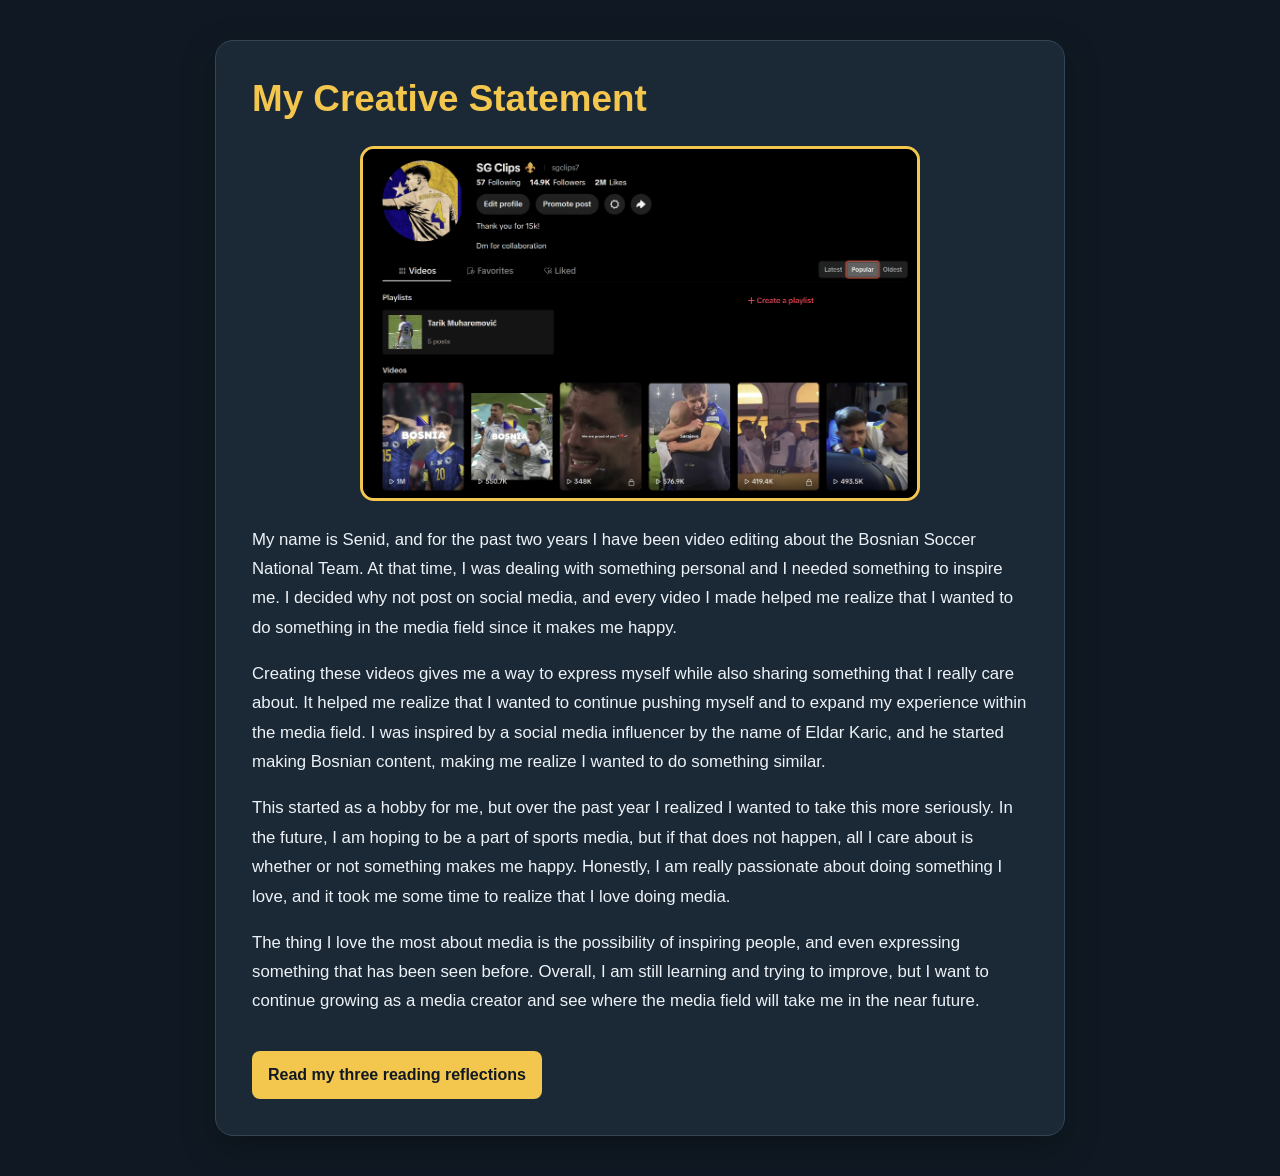
<file: index.html>
<!DOCTYPE html>
<html lang="en">
<head>
  <meta charset="UTF-8">
  <meta name="viewport" content="width=device-width, initial-scale=1.0">
  <title>Senid | My Creative Statement</title>
  <link rel="stylesheet" href="style.css">
</head>
<body>
  <main>
    <h1>My Creative Statement</h1>

   <img src="./senid-soccer-profile.png" alt="Senid's soccer media profile image">

    <p>My name is Senid, and for the past two years I have been video editing about the Bosnian Soccer National Team. At that time, I was dealing with something personal and I needed something to inspire me. I decided why not post on social media, and every video I made helped me realize that I wanted to do something in the media field since it makes me happy.</p>

    <p>Creating these videos gives me a way to express myself while also sharing something that I really care about. It helped me realize that I wanted to continue pushing myself and to expand my experience within the media field. I was inspired by a social media influencer by the name of Eldar Karic, and he started making Bosnian content, making me realize I wanted to do something similar.</p>

    <p>This started as a hobby for me, but over the past year I realized I wanted to take this more seriously. In the future, I am hoping to be a part of sports media, but if that does not happen, all I care about is whether or not something makes me happy. Honestly, I am really passionate about doing something I love, and it took me some time to realize that I love doing media.</p>

    <p>The thing I love the most about media is the possibility of inspiring people, and even expressing something that has been seen before. Overall, I am still learning and trying to improve, but I want to continue growing as a media creator and see where the media field will take me in the near future.</p>

    <a href="reading.html">Read my three reading reflections</a>
  </main>
</body>
</html>
</file>
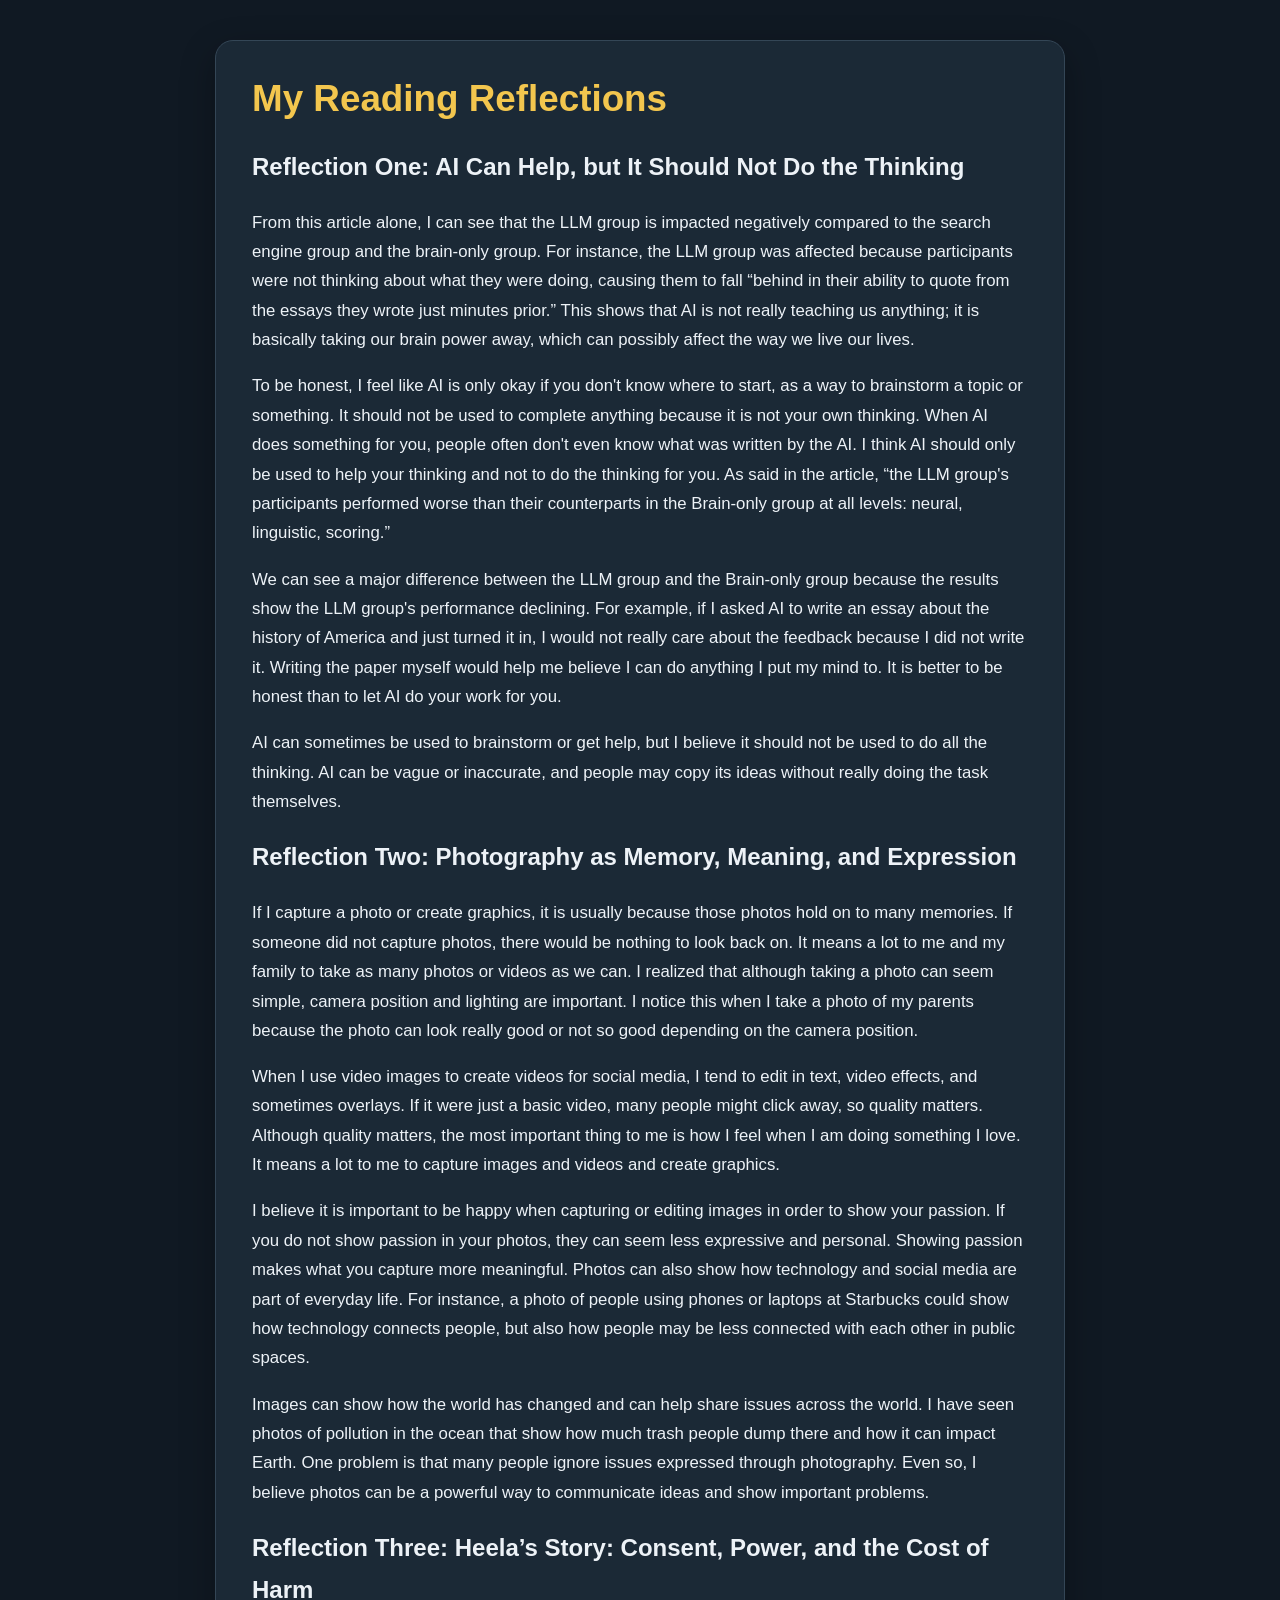
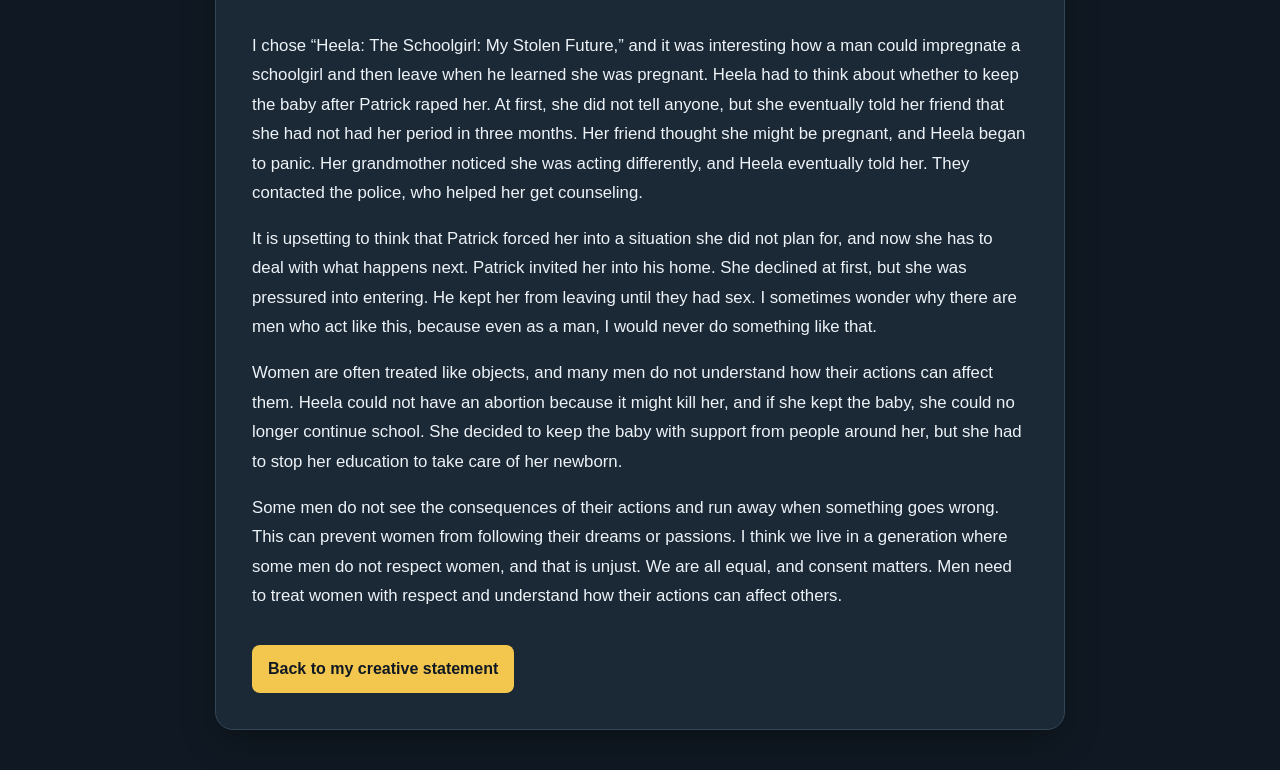
<file: reading.html>
<!DOCTYPE html>
<html lang="en">
<head>
  <meta charset="UTF-8">
  <meta name="viewport" content="width=device-width, initial-scale=1.0">
  <title>Senid | Reading Reflections</title>
  <link rel="stylesheet" href="style.css">
</head>
<body>
  <main>
    <h1>My Reading Reflections</h1>

    <h2>Reflection One: AI Can Help, but It Should Not Do the Thinking</h2>
    <p>From this article alone, I can see that the LLM group is impacted negatively compared to the search engine group and the brain-only group. For instance, the LLM group was affected because participants were not thinking about what they were doing, causing them to fall “behind in their ability to quote from the essays they wrote just minutes prior.” This shows that AI is not really teaching us anything; it is basically taking our brain power away, which can possibly affect the way we live our lives.</p>

    <p>To be honest, I feel like AI is only okay if you don't know where to start, as a way to brainstorm a topic or something. It should not be used to complete anything because it is not your own thinking. When AI does something for you, people often don't even know what was written by the AI. I think AI should only be used to help your thinking and not to do the thinking for you. As said in the article, “the LLM group's participants performed worse than their counterparts in the Brain-only group at all levels: neural, linguistic, scoring.”</p>

    <p>We can see a major difference between the LLM group and the Brain-only group because the results show the LLM group's performance declining. For example, if I asked AI to write an essay about the history of America and just turned it in, I would not really care about the feedback because I did not write it. Writing the paper myself would help me believe I can do anything I put my mind to. It is better to be honest than to let AI do your work for you.</p>

    <p>AI can sometimes be used to brainstorm or get help, but I believe it should not be used to do all the thinking. AI can be vague or inaccurate, and people may copy its ideas without really doing the task themselves.</p>

    <h2>Reflection Two: Photography as Memory, Meaning, and Expression</h2>
    <p>If I capture a photo or create graphics, it is usually because those photos hold on to many memories. If someone did not capture photos, there would be nothing to look back on. It means a lot to me and my family to take as many photos or videos as we can. I realized that although taking a photo can seem simple, camera position and lighting are important. I notice this when I take a photo of my parents because the photo can look really good or not so good depending on the camera position.</p>

    <p>When I use video images to create videos for social media, I tend to edit in text, video effects, and sometimes overlays. If it were just a basic video, many people might click away, so quality matters. Although quality matters, the most important thing to me is how I feel when I am doing something I love. It means a lot to me to capture images and videos and create graphics.</p>

    <p>I believe it is important to be happy when capturing or editing images in order to show your passion. If you do not show passion in your photos, they can seem less expressive and personal. Showing passion makes what you capture more meaningful. Photos can also show how technology and social media are part of everyday life. For instance, a photo of people using phones or laptops at Starbucks could show how technology connects people, but also how people may be less connected with each other in public spaces.</p>

    <p>Images can show how the world has changed and can help share issues across the world. I have seen photos of pollution in the ocean that show how much trash people dump there and how it can impact Earth. One problem is that many people ignore issues expressed through photography. Even so, I believe photos can be a powerful way to communicate ideas and show important problems.</p>

    <h2>Reflection Three: Heela’s Story: Consent, Power, and the Cost of Harm</h2>
    <p>I chose “Heela: The Schoolgirl: My Stolen Future,” and it was interesting how a man could impregnate a schoolgirl and then leave when he learned she was pregnant. Heela had to think about whether to keep the baby after Patrick raped her. At first, she did not tell anyone, but she eventually told her friend that she had not had her period in three months. Her friend thought she might be pregnant, and Heela began to panic. Her grandmother noticed she was acting differently, and Heela eventually told her. They contacted the police, who helped her get counseling.</p>

    <p>It is upsetting to think that Patrick forced her into a situation she did not plan for, and now she has to deal with what happens next. Patrick invited her into his home. She declined at first, but she was pressured into entering. He kept her from leaving until they had sex. I sometimes wonder why there are men who act like this, because even as a man, I would never do something like that.</p>

    <p>Women are often treated like objects, and many men do not understand how their actions can affect them. Heela could not have an abortion because it might kill her, and if she kept the baby, she could no longer continue school. She decided to keep the baby with support from people around her, but she had to stop her education to take care of her newborn.</p>

    <p>Some men do not see the consequences of their actions and run away when something goes wrong. This can prevent women from following their dreams or passions. I think we live in a generation where some men do not respect women, and that is unjust. We are all equal, and consent matters. Men need to treat women with respect and understand how their actions can affect others.</p>

    <a href="index.html">Back to my creative statement</a>
  </main>
</body>
</html>
</file>
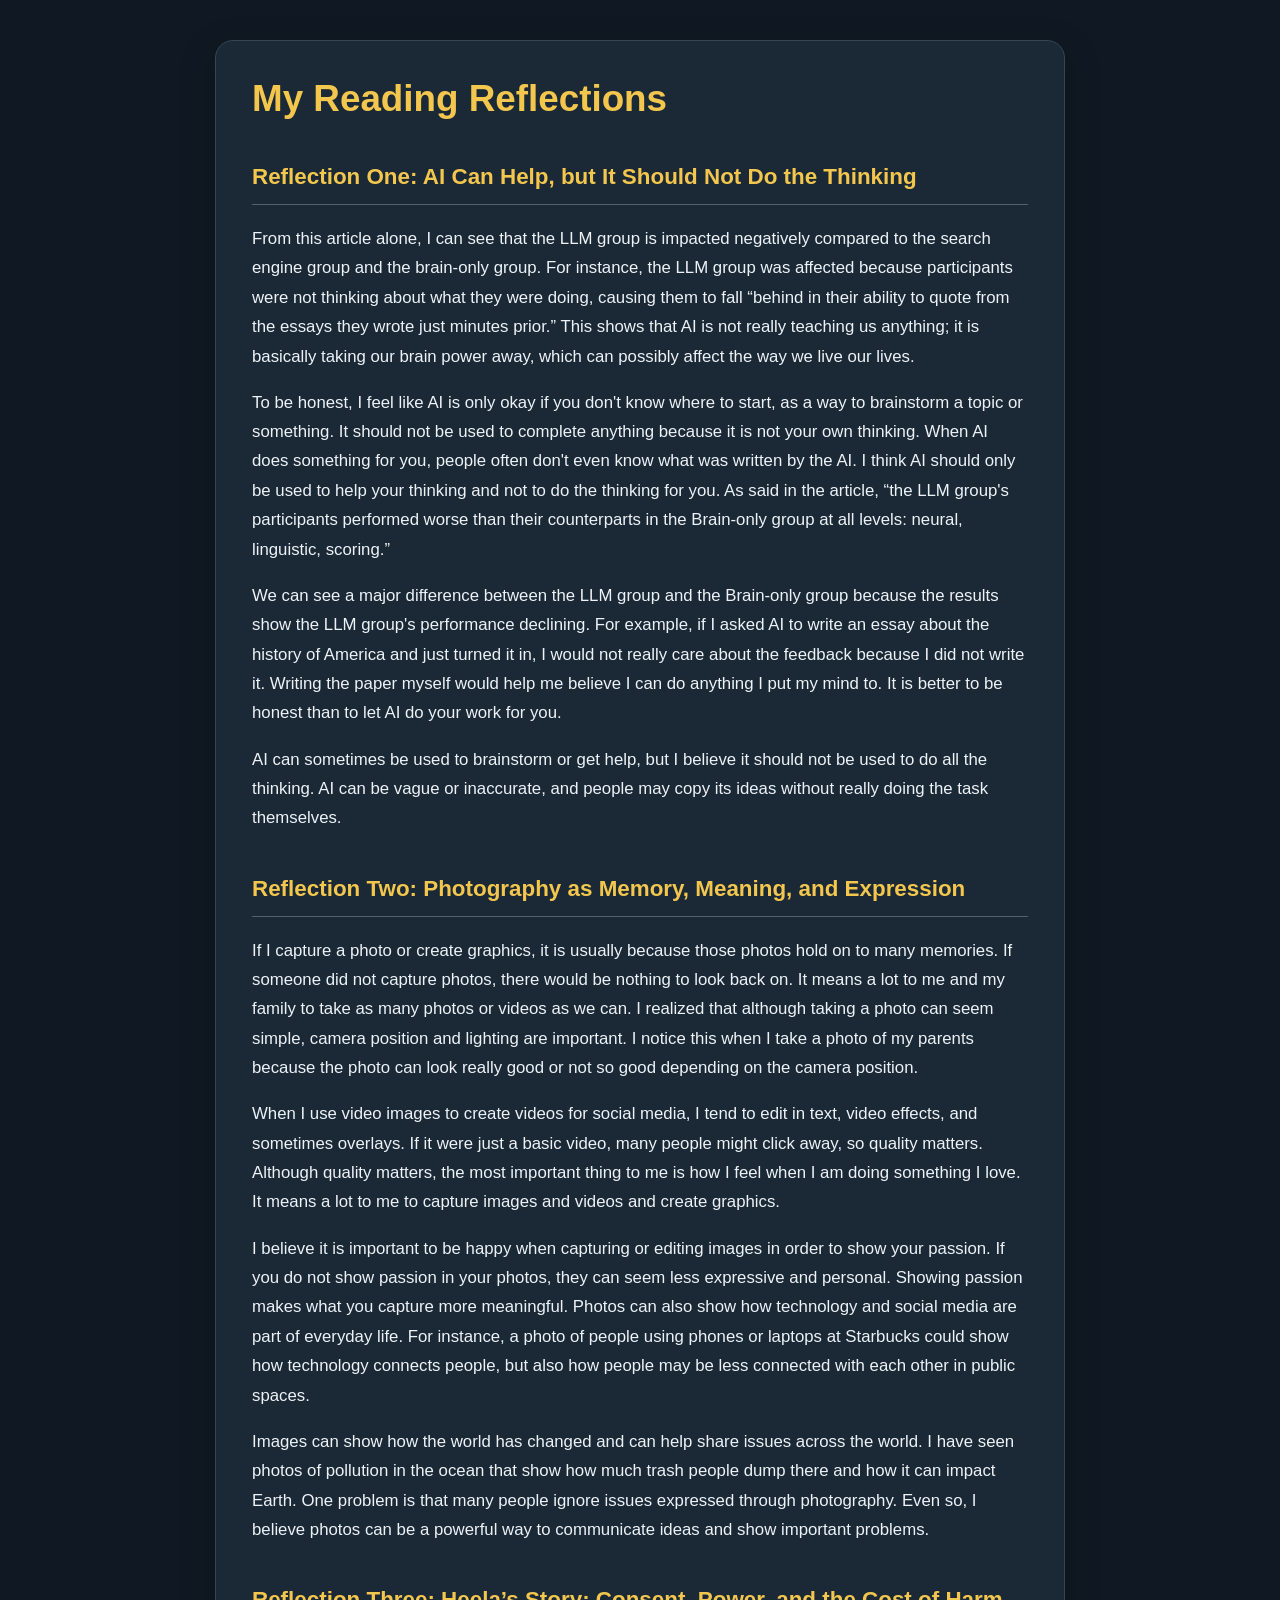
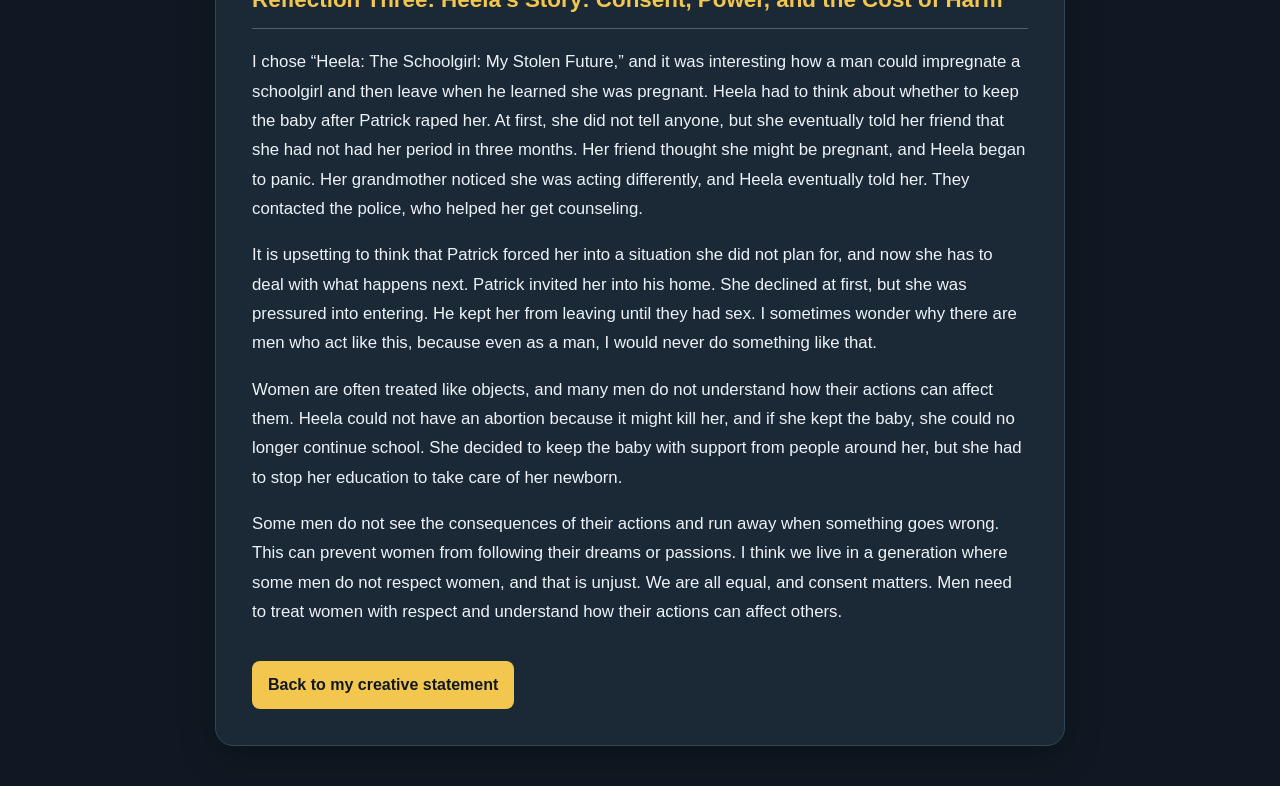
<file: senidwebsite/reading.html>
<!DOCTYPE html>
<html lang="en">
<head>
  <meta charset="UTF-8">
  <meta name="viewport" content="width=device-width, initial-scale=1.0">
  <title>Senid | Reading Reflections</title>
  <style>
    * { box-sizing: border-box; }

    body {
      margin: 0;
      padding: 40px 18px;
      background: #101923;
      color: #edf2f7;
      font-family: Arial, sans-serif;
      line-height: 1.75;
    }

    main {
      max-width: 850px;
      margin: 0 auto;
      padding: 36px;
      background: #1b2936;
      border: 1px solid #344656;
      border-radius: 18px;
      box-shadow: 0 12px 35px rgba(0, 0, 0, 0.3);
    }

    h1 {
      margin-top: 0;
      color: #f3c64e;
      font-size: 2.3rem;
      line-height: 1.2;
    }

    h2 {
      margin-top: 36px;
      padding-bottom: 8px;
      color: #f3c64e;
      border-bottom: 1px solid #526171;
      font-size: 1.4rem;
    }

    p { font-size: 1.05rem; }

    a {
      display: inline-block;
      margin-top: 18px;
      padding: 10px 16px;
      background: #f3c64e;
      color: #101923;
      border-radius: 8px;
      font-weight: bold;
      text-decoration: none;
    }

    a:hover { background: #ffda70; }

    @media (max-width: 600px) {
      body { padding: 18px 12px; }
      main { padding: 22px; }
      h1 { font-size: 1.9rem; }
    }
  </style>
</head>
<body>
  <main>
    <h1>My Reading Reflections</h1>

    <h2>Reflection One: AI Can Help, but It Should Not Do the Thinking</h2>
    <p>From this article alone, I can see that the LLM group is impacted negatively compared to the search engine group and the brain-only group. For instance, the LLM group was affected because participants were not thinking about what they were doing, causing them to fall “behind in their ability to quote from the essays they wrote just minutes prior.” This shows that AI is not really teaching us anything; it is basically taking our brain power away, which can possibly affect the way we live our lives.</p>

    <p>To be honest, I feel like AI is only okay if you don't know where to start, as a way to brainstorm a topic or something. It should not be used to complete anything because it is not your own thinking. When AI does something for you, people often don't even know what was written by the AI. I think AI should only be used to help your thinking and not to do the thinking for you. As said in the article, “the LLM group's participants performed worse than their counterparts in the Brain-only group at all levels: neural, linguistic, scoring.”</p>

    <p>We can see a major difference between the LLM group and the Brain-only group because the results show the LLM group's performance declining. For example, if I asked AI to write an essay about the history of America and just turned it in, I would not really care about the feedback because I did not write it. Writing the paper myself would help me believe I can do anything I put my mind to. It is better to be honest than to let AI do your work for you.</p>

    <p>AI can sometimes be used to brainstorm or get help, but I believe it should not be used to do all the thinking. AI can be vague or inaccurate, and people may copy its ideas without really doing the task themselves.</p>

    <h2>Reflection Two: Photography as Memory, Meaning, and Expression</h2>
    <p>If I capture a photo or create graphics, it is usually because those photos hold on to many memories. If someone did not capture photos, there would be nothing to look back on. It means a lot to me and my family to take as many photos or videos as we can. I realized that although taking a photo can seem simple, camera position and lighting are important. I notice this when I take a photo of my parents because the photo can look really good or not so good depending on the camera position.</p>

    <p>When I use video images to create videos for social media, I tend to edit in text, video effects, and sometimes overlays. If it were just a basic video, many people might click away, so quality matters. Although quality matters, the most important thing to me is how I feel when I am doing something I love. It means a lot to me to capture images and videos and create graphics.</p>

    <p>I believe it is important to be happy when capturing or editing images in order to show your passion. If you do not show passion in your photos, they can seem less expressive and personal. Showing passion makes what you capture more meaningful. Photos can also show how technology and social media are part of everyday life. For instance, a photo of people using phones or laptops at Starbucks could show how technology connects people, but also how people may be less connected with each other in public spaces.</p>

    <p>Images can show how the world has changed and can help share issues across the world. I have seen photos of pollution in the ocean that show how much trash people dump there and how it can impact Earth. One problem is that many people ignore issues expressed through photography. Even so, I believe photos can be a powerful way to communicate ideas and show important problems.</p>

    <h2>Reflection Three: Heela’s Story: Consent, Power, and the Cost of Harm</h2>
    <p>I chose “Heela: The Schoolgirl: My Stolen Future,” and it was interesting how a man could impregnate a schoolgirl and then leave when he learned she was pregnant. Heela had to think about whether to keep the baby after Patrick raped her. At first, she did not tell anyone, but she eventually told her friend that she had not had her period in three months. Her friend thought she might be pregnant, and Heela began to panic. Her grandmother noticed she was acting differently, and Heela eventually told her. They contacted the police, who helped her get counseling.</p>

    <p>It is upsetting to think that Patrick forced her into a situation she did not plan for, and now she has to deal with what happens next. Patrick invited her into his home. She declined at first, but she was pressured into entering. He kept her from leaving until they had sex. I sometimes wonder why there are men who act like this, because even as a man, I would never do something like that.</p>

    <p>Women are often treated like objects, and many men do not understand how their actions can affect them. Heela could not have an abortion because it might kill her, and if she kept the baby, she could no longer continue school. She decided to keep the baby with support from people around her, but she had to stop her education to take care of her newborn.</p>

    <p>Some men do not see the consequences of their actions and run away when something goes wrong. This can prevent women from following their dreams or passions. I think we live in a generation where some men do not respect women, and that is unjust. We are all equal, and consent matters. Men need to treat women with respect and understand how their actions can affect others.</p>

    <a href="index.html">Back to my creative statement</a>
  </main>
</body>
</html>
</file>
<file: style.css>
* { box-sizing: border-box; }

    body {
      margin: 0;
      padding: 40px 18px;
      background: #101923;
      color: #edf2f7;
      font-family: Arial, sans-serif;
      line-height: 1.75;
    }

    main {
      max-width: 850px;
      margin: 0 auto;
      padding: 36px;
      background: #1b2936;
      border: 1px solid #344656;
      border-radius: 18px;
      box-shadow: 0 12px 35px rgba(0, 0, 0, 0.3);
    }

    h1 {
      margin-top: 0;
      color: #f3c64e;
      font-size: 2.3rem;
      line-height: 1.2;
    }

    p { font-size: 1.05rem; }

    img {
      display: block;
      width: 100%;
      max-width: 560px;
      height: auto;
      margin: 24px auto;
      border: 3px solid #f3c64e;
      border-radius: 14px;
    }

    a {
      display: inline-block;
      margin-top: 18px;
      padding: 10px 16px;
      background: #f3c64e;
      color: #101923;
      border-radius: 8px;
      font-weight: bold;
      text-decoration: none;
    }
     a:hover { background: #ffda70; }

    @media (max-width: 600px) {
      body { padding: 18px 12px; }
      main { padding: 22px; }
      h1 { font-size: 1.9rem; }
    }
</file>
